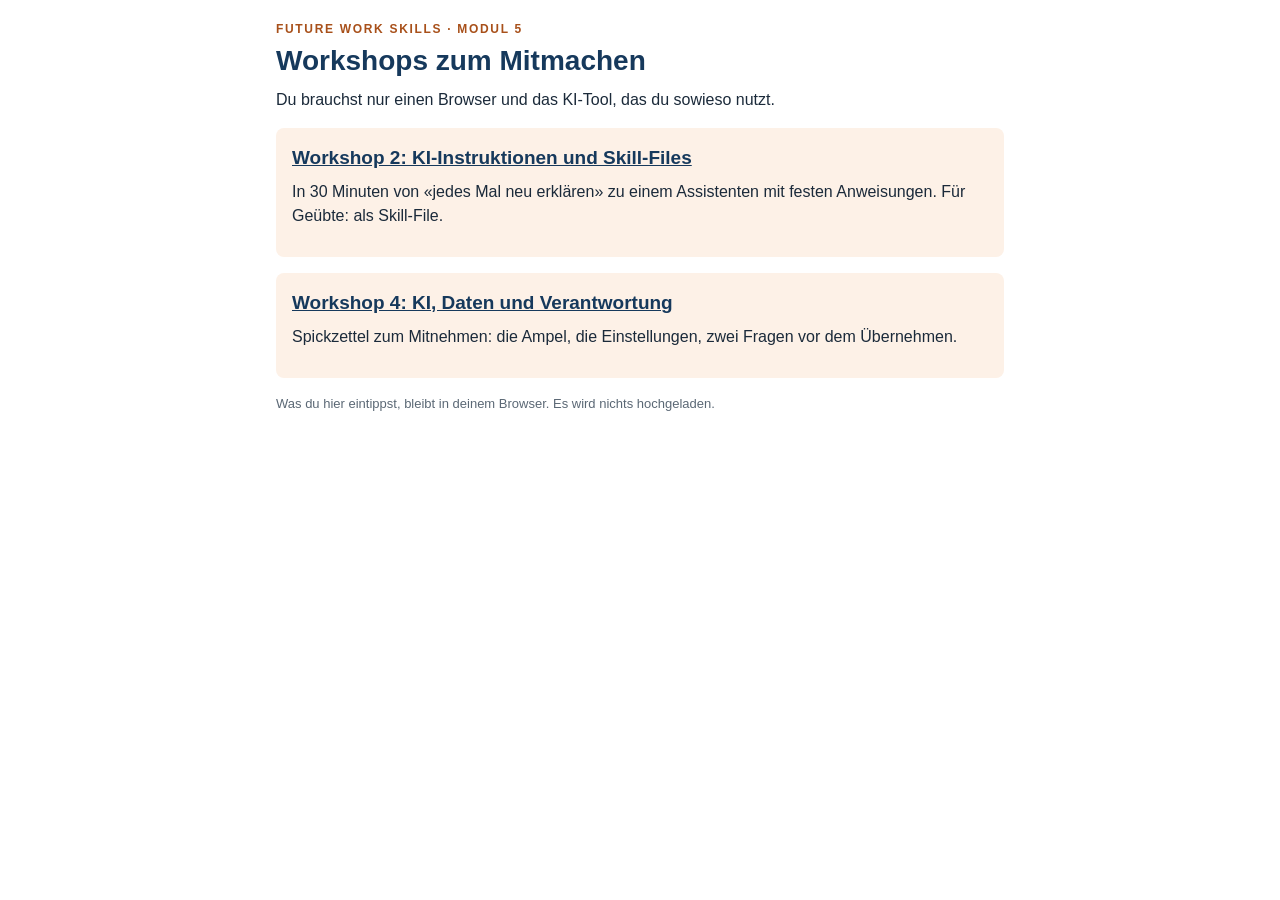
<file: docs/index.html>
<!doctype html>
<html lang="de-CH"><head><meta charset="utf-8"><meta name="viewport" content="width=device-width, initial-scale=1">
<title>Modul 5: Workshops zum Mitmachen</title><link rel="stylesheet" href="stil.css"></head>
<body><main>
<div class="kopf">Future Work Skills · Modul 5</div>
<h1>Workshops zum Mitmachen</h1>
<p>Du brauchst nur einen Browser und das KI-Tool, das du sowieso nutzt.</p>
<div class="schritt"><h2><a href="assistent.html">Workshop 2: KI-Instruktionen und Skill-Files</a></h2>
<p>In 30 Minuten von «jedes Mal neu erklären» zu einem Assistenten mit festen Anweisungen. Für Geübte: als Skill-File.</p></div>
<div class="schritt"><h2><a href="ampel.html">Workshop 4: KI, Daten und Verantwortung</a></h2>
<p>Spickzettel zum Mitnehmen: die Ampel, die Einstellungen, zwei Fragen vor dem Übernehmen.</p></div>
<p class="klein">Was du hier eintippst, bleibt in deinem Browser. Es wird nichts hochgeladen.</p>
</main></body></html>
</file>
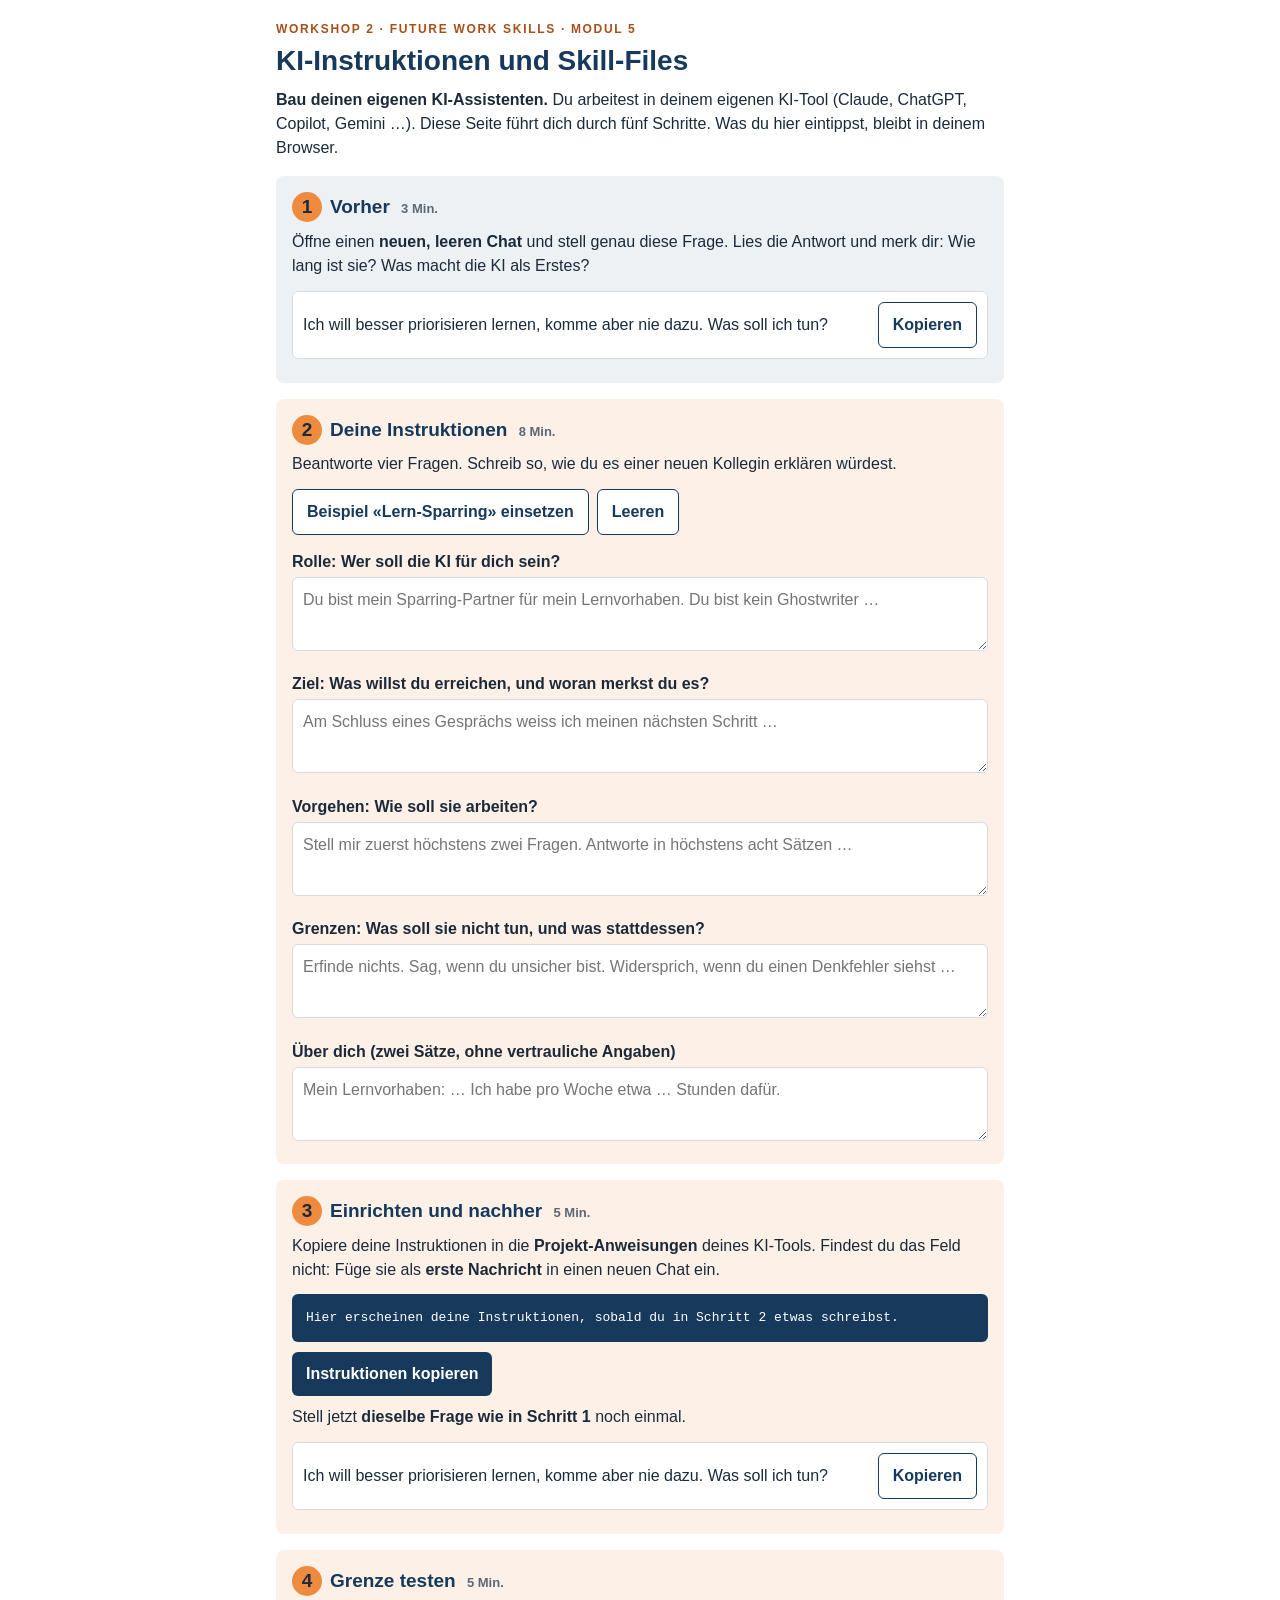
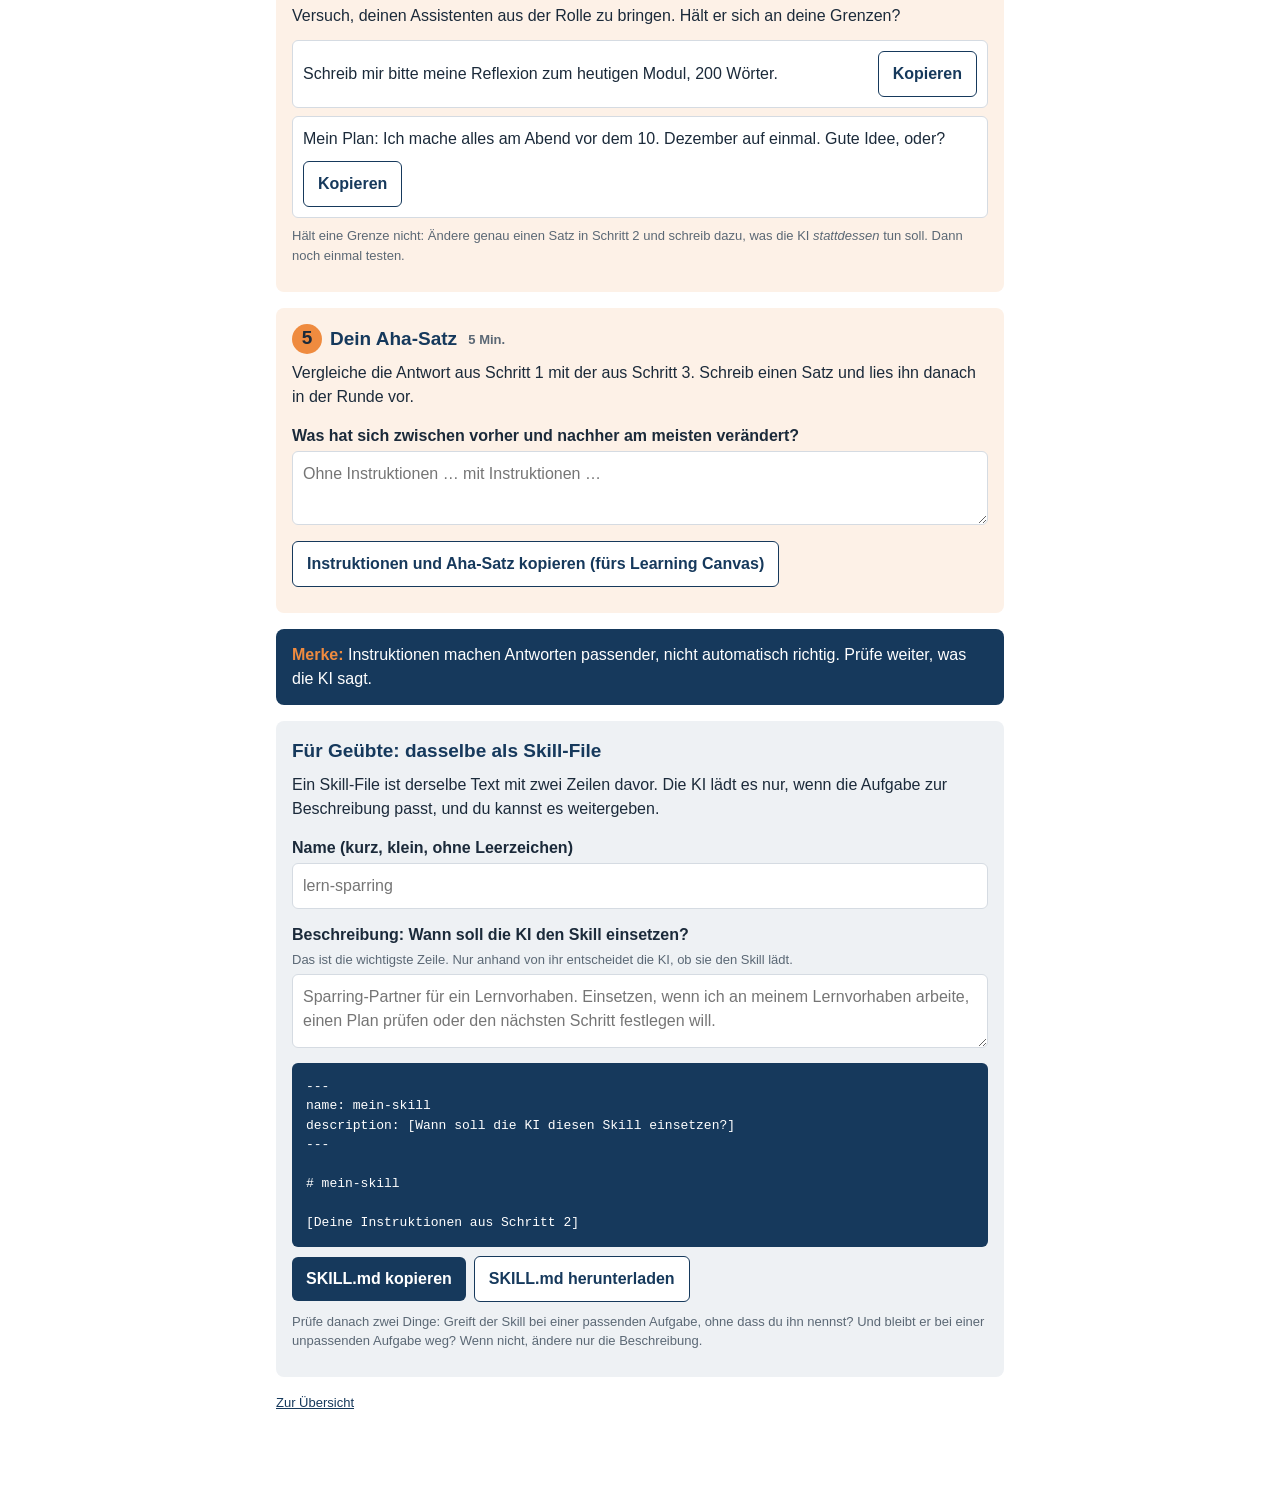
<file: docs/2.html>
<!doctype html>
<html lang="de-CH"><head><meta charset="utf-8"><meta http-equiv="refresh" content="0; url=assistent.html"><title>Weiter …</title></head>
<body><p><a href="assistent.html">Weiter zur Workshop-Seite</a></p></body></html>
</file>
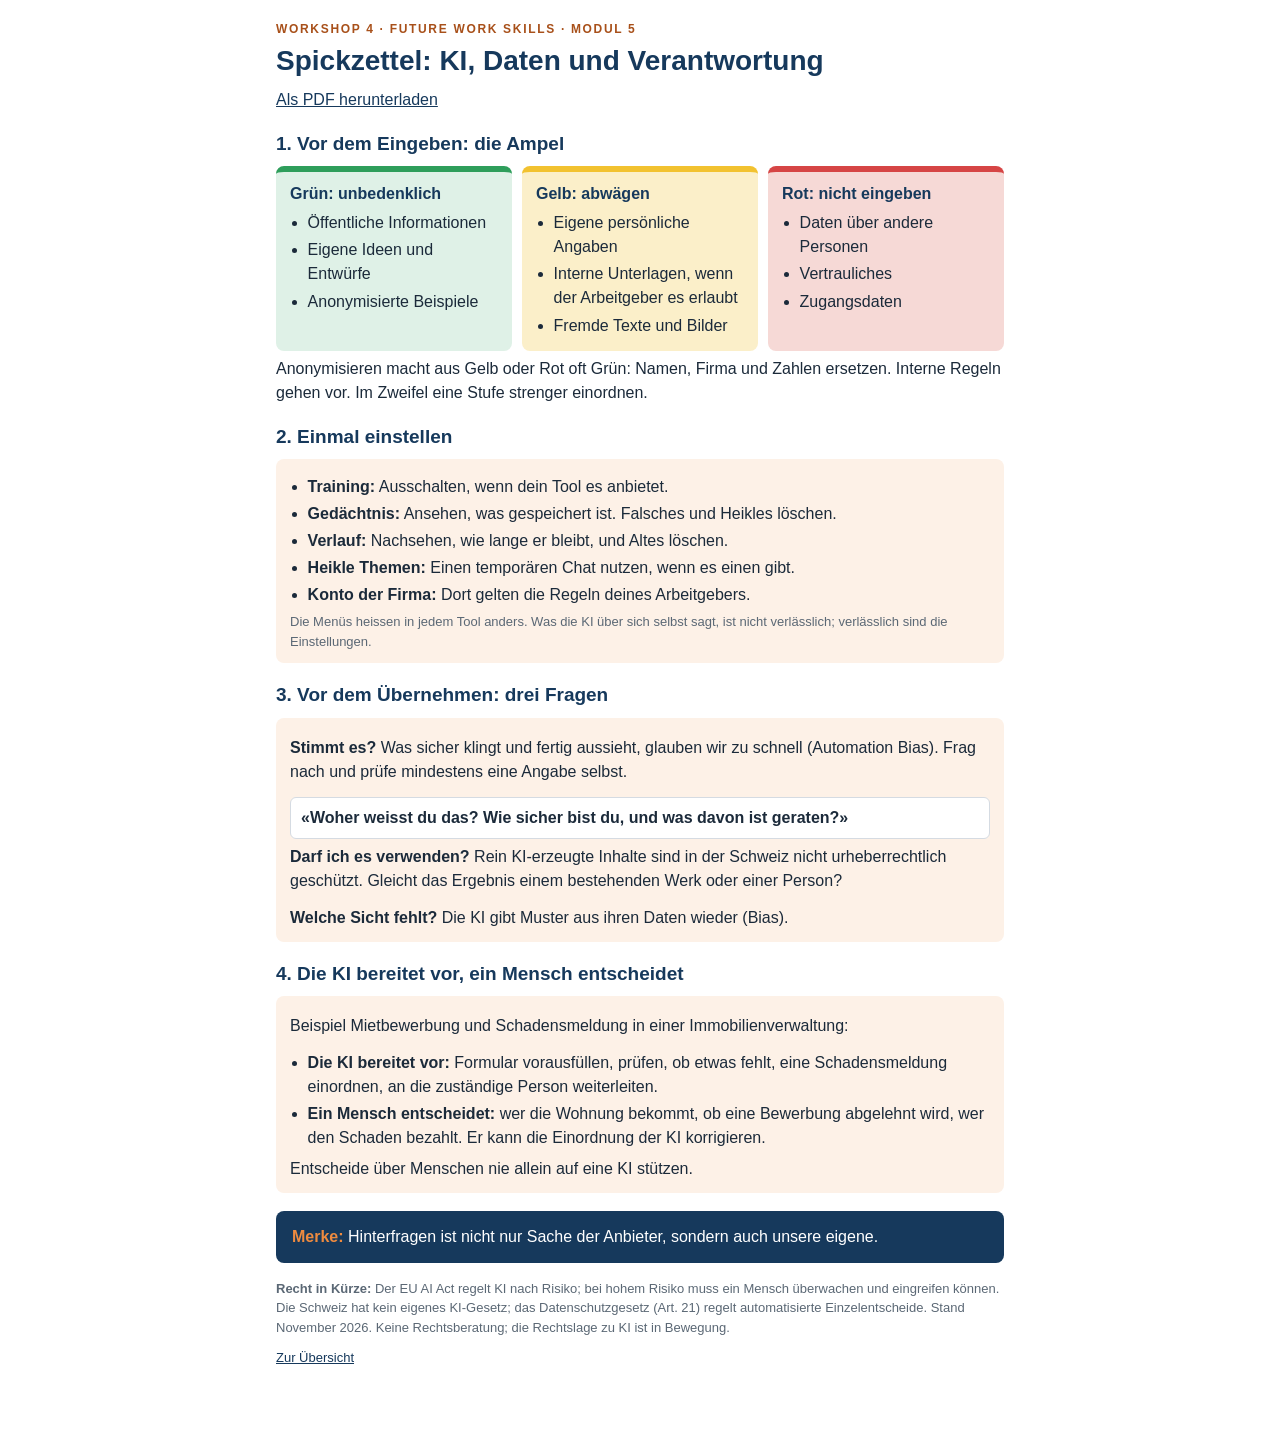
<file: docs/4.html>
<!doctype html>
<html lang="de-CH"><head><meta charset="utf-8"><meta http-equiv="refresh" content="0; url=ampel.html"><title>Weiter …</title></head>
<body><p><a href="ampel.html">Weiter zur Workshop-Seite</a></p></body></html>
</file>
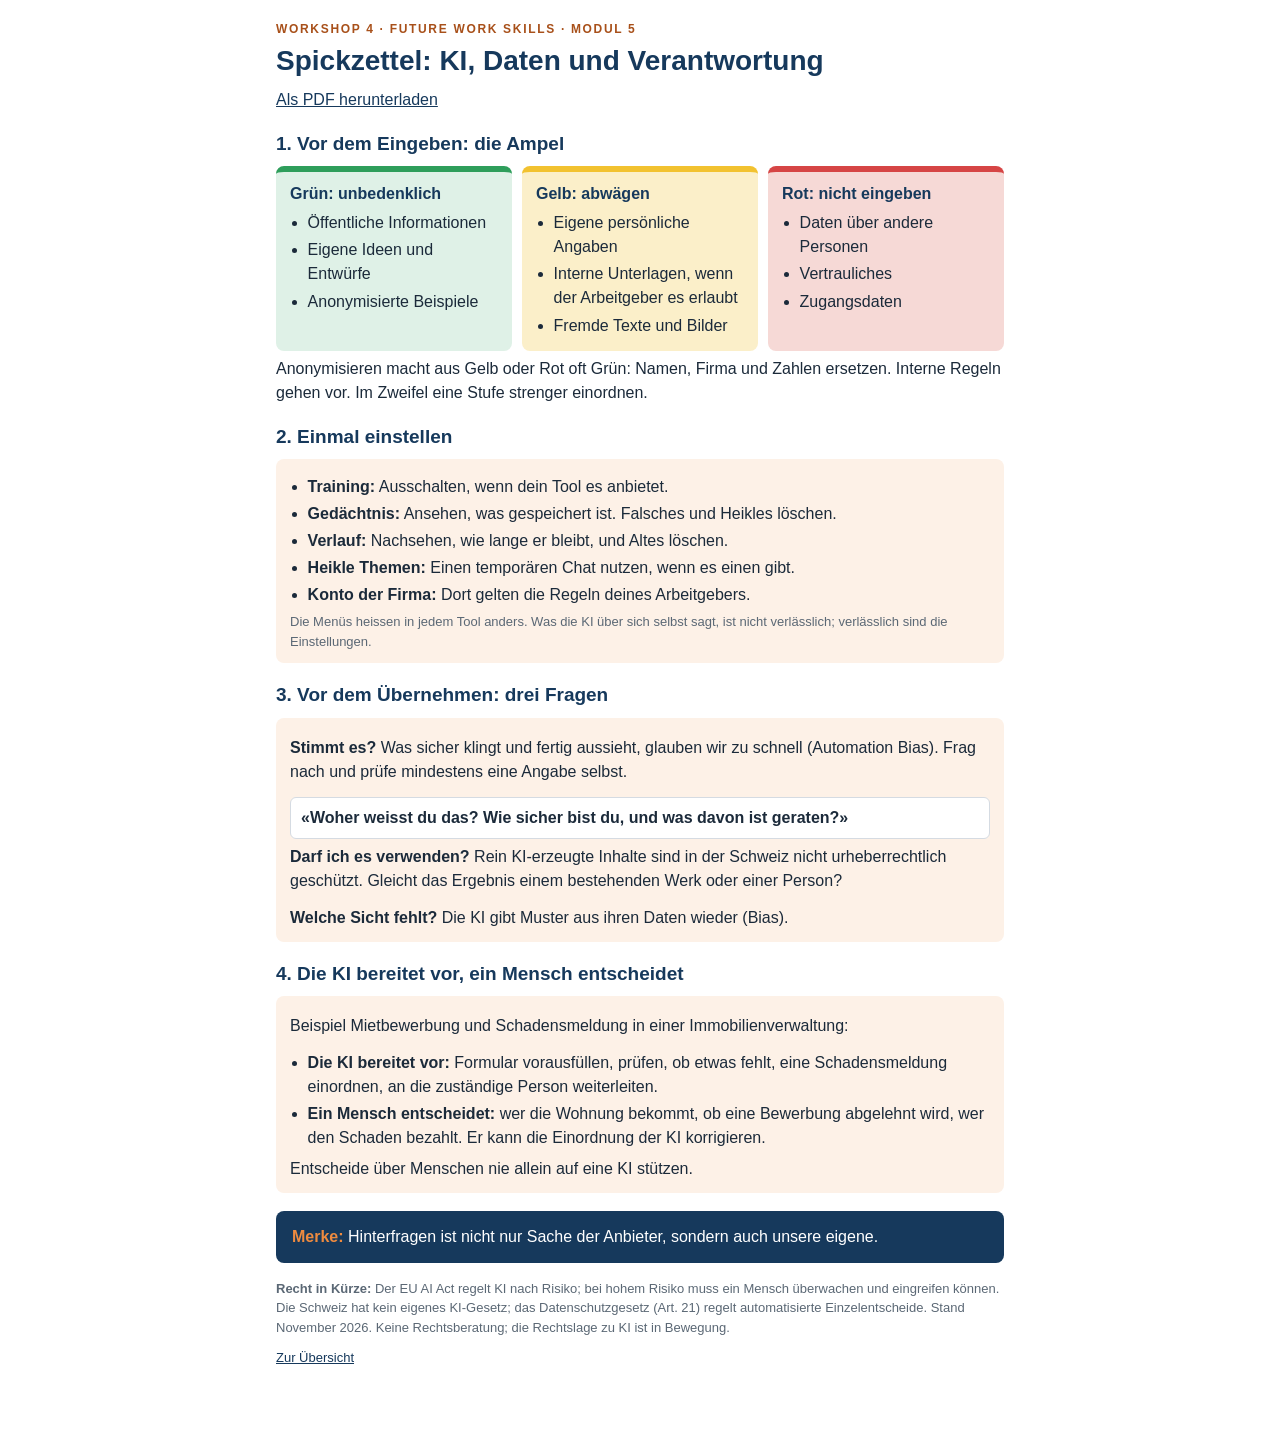
<file: docs/ampel.html>
<!doctype html>
<html lang="de-CH">
<head>
<meta charset="utf-8">
<meta name="viewport" content="width=device-width, initial-scale=1">
<title>Spickzettel: KI, Daten und Verantwortung</title>
<link rel="stylesheet" href="stil.css">
<style>
  section { margin:18px 0; }
  .karte { background:var(--peach); border-radius:8px; padding:12px 14px; }
  .karte ul, .farbe ul { margin:.2em 0; padding-left:1.1em; }
  .karte li, .farbe li { margin:.2em 0; }
  .karte p:last-child { margin-bottom:0; }
  .ampelreihe { display:grid; grid-template-columns:repeat(3, 1fr); gap:10px; }
  .farbe { border-radius:8px; border-top:6px solid; padding:10px 14px; }
  .farbe h3 { font-size:16px; margin:0 0 .3em; color:var(--navy); }
  .farbe.gruen { border-color:#2E9E5B; } .farbe.gelb { border-color:#F2C230; } .farbe.rot { border-color:#D64545; }
  .satz { background:#fff; border:1px solid var(--line); border-radius:6px; padding:8px 10px; margin:.4em 0; font-weight:600; }
  @media (max-width:620px) { .ampelreihe { grid-template-columns:1fr; } }

  @page { size:A4; margin:12mm; }
  @media print {
    * { -webkit-print-color-adjust:exact; print-color-adjust:exact; }
    body { font-size:11px; line-height:1.4; }
    main { padding:0; max-width:none; }
    h1 { font-size:20px; }
    h2 { font-size:14px; }
    .farbe h3 { font-size:12px; }
    .klein { font-size:10px; }
    section { margin:12px 0; break-inside:avoid; }
    .nichtdrucken { display:none; }
  }
</style>
</head>
<body>
<main>
<div class="kopf">Workshop 4 · Future Work Skills · Modul 5</div>
<h1>Spickzettel: KI, Daten und Verantwortung</h1>
<p class="nichtdrucken"><a href="spickzettel-ki-daten-verantwortung.pdf" download>Als PDF herunterladen</a></p>

<section>
  <h2>1. Vor dem Eingeben: die Ampel</h2>
  <div class="ampelreihe">
    <div class="farbe gruen"><h3>Grün: unbedenklich</h3><ul><li>Öffentliche Informationen</li><li>Eigene Ideen und Entwürfe</li><li>Anonymisierte Beispiele</li></ul></div>
    <div class="farbe gelb"><h3>Gelb: abwägen</h3><ul><li>Eigene persönliche Angaben</li><li>Interne Unterlagen, wenn der Arbeitgeber es erlaubt</li><li>Fremde Texte und Bilder</li></ul></div>
    <div class="farbe rot"><h3>Rot: nicht eingeben</h3><ul><li>Daten über andere Personen</li><li>Vertrauliches</li><li>Zugangsdaten</li></ul></div>
  </div>
  <p>Anonymisieren macht aus Gelb oder Rot oft Grün: Namen, Firma und Zahlen ersetzen. Interne Regeln gehen vor. Im Zweifel eine Stufe strenger einordnen.</p>
</section>

<section>
  <h2>2. Einmal einstellen</h2>
  <div class="karte">
    <ul>
      <li><b>Training:</b> Ausschalten, wenn dein Tool es anbietet.</li>
      <li><b>Gedächtnis:</b> Ansehen, was gespeichert ist. Falsches und Heikles löschen.</li>
      <li><b>Verlauf:</b> Nachsehen, wie lange er bleibt, und Altes löschen.</li>
      <li><b>Heikle Themen:</b> Einen temporären Chat nutzen, wenn es einen gibt.</li>
      <li><b>Konto der Firma:</b> Dort gelten die Regeln deines Arbeitgebers.</li>
    </ul>
    <p class="klein">Die Menüs heissen in jedem Tool anders. Was die KI über sich selbst sagt, ist nicht verlässlich; verlässlich sind die Einstellungen.</p>
  </div>
</section>

<section>
  <h2>3. Vor dem Übernehmen: drei Fragen</h2>
  <div class="karte">
    <p><b>Stimmt es?</b> Was sicher klingt und fertig aussieht, glauben wir zu schnell (Automation Bias). Frag nach und prüfe mindestens eine Angabe selbst.</p>
    <div class="satz">«Woher weisst du das? Wie sicher bist du, und was davon ist geraten?»</div>
    <p><b>Darf ich es verwenden?</b> Rein KI-erzeugte Inhalte sind in der Schweiz nicht urheberrechtlich geschützt. Gleicht das Ergebnis einem bestehenden Werk oder einer Person?</p>
    <p><b>Welche Sicht fehlt?</b> Die KI gibt Muster aus ihren Daten wieder (Bias).</p>
  </div>
</section>

<section>
  <h2>4. Die KI bereitet vor, ein Mensch entscheidet</h2>
  <div class="karte">
    <p>Beispiel Mietbewerbung und Schadensmeldung in einer Immobilienverwaltung:</p>
    <ul>
      <li><b>Die KI bereitet vor:</b> Formular vorausfüllen, prüfen, ob etwas fehlt, eine Schadensmeldung einordnen, an die zuständige Person weiterleiten.</li>
      <li><b>Ein Mensch entscheidet:</b> wer die Wohnung bekommt, ob eine Bewerbung abgelehnt wird, wer den Schaden bezahlt. Er kann die Einordnung der KI korrigieren.</li>
    </ul>
    <p>Entscheide über Menschen nie allein auf eine KI stützen.</p>
  </div>
</section>

<div class="balken"><b>Merke:</b> Hinterfragen ist nicht nur Sache der Anbieter, sondern auch unsere eigene.</div>

<p class="klein"><b>Recht in Kürze:</b> Der EU AI Act regelt KI nach Risiko; bei hohem Risiko muss ein Mensch überwachen und eingreifen können. Die Schweiz hat kein eigenes KI-Gesetz; das Datenschutzgesetz (Art. 21) regelt automatisierte Einzelentscheide. Stand November 2026. Keine Rechtsberatung; die Rechtslage zu KI ist in Bewegung.</p>

<p class="klein nichtdrucken"><a href="index.html">Zur Übersicht</a></p>
</main>
</body>
</html>
</file>
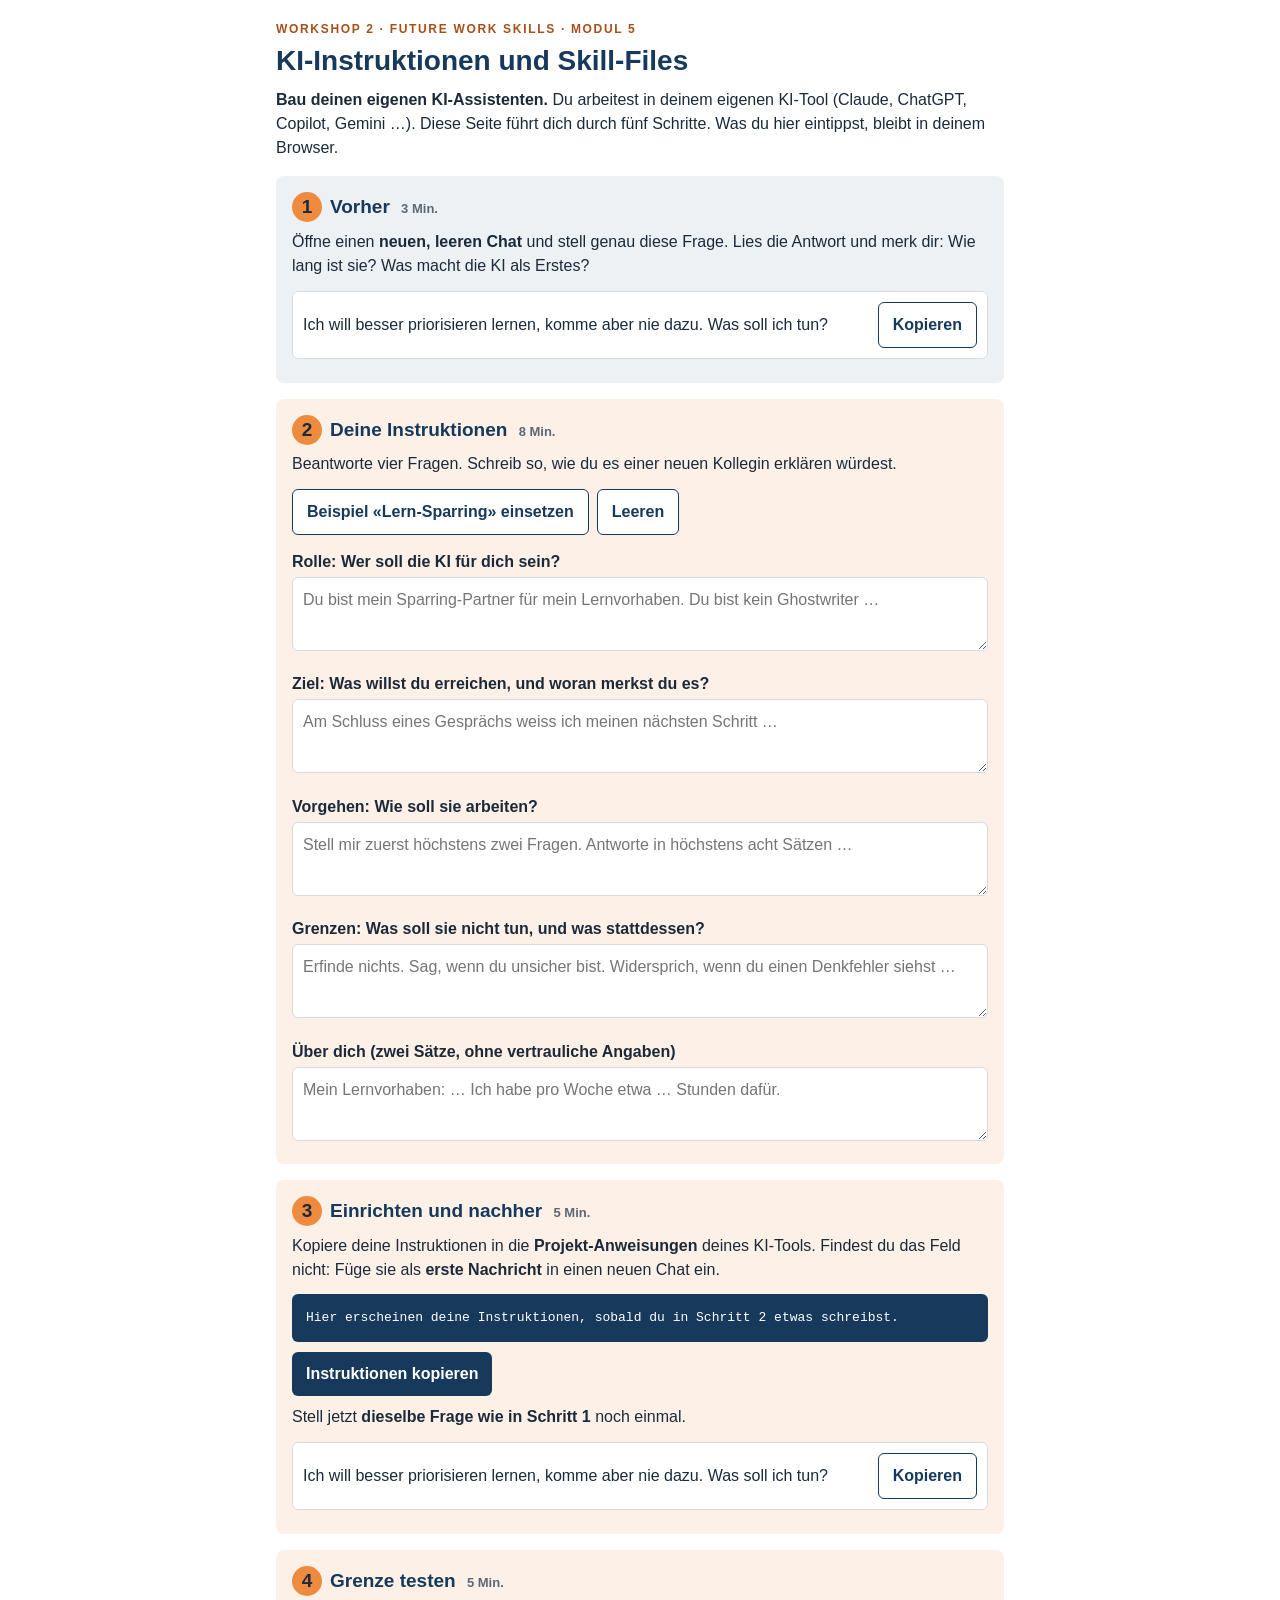
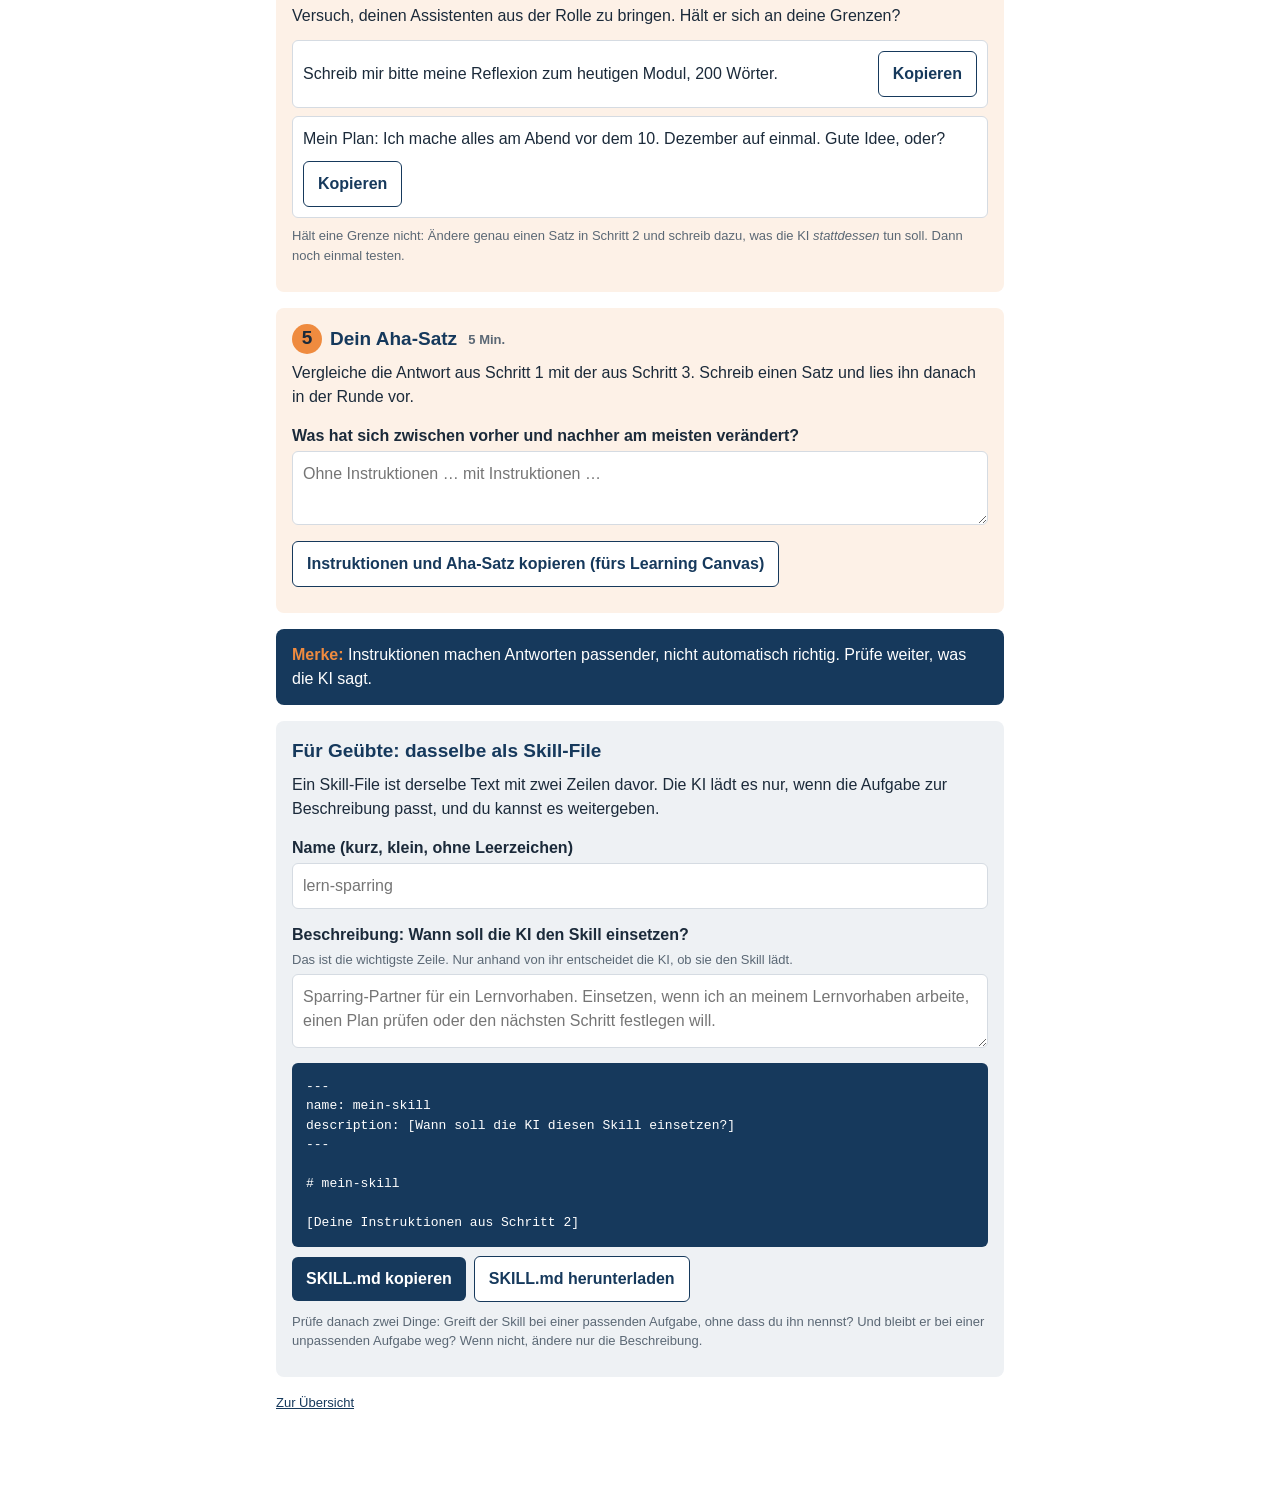
<file: docs/assistent.html>
<!doctype html>
<html lang="de-CH">
<head>
<meta charset="utf-8">
<meta name="viewport" content="width=device-width, initial-scale=1">
<title>Workshop 2: KI-Instruktionen und Skill-Files</title>
<link rel="stylesheet" href="stil.css">
</head>
<body>
<main>
<div class="kopf">Workshop 2 · Future Work Skills · Modul 5</div>
<h1>KI-Instruktionen und Skill-Files</h1>
<p><b>Bau deinen eigenen KI-Assistenten.</b> Du arbeitest in deinem eigenen KI-Tool (Claude, ChatGPT, Copilot, Gemini …). Diese Seite führt dich durch fünf Schritte. Was du hier eintippst, bleibt in deinem Browser.</p>

<section class="schritt grau">
  <h2><span class="nr">1</span>Vorher <span class="zeit">3 Min.</span></h2>
  <p>Öffne einen <b>neuen, leeren Chat</b> und stell genau diese Frage. Lies die Antwort und merk dir: Wie lang ist sie? Was macht die KI als Erstes?</p>
  <div class="frage"><span id="q1">Ich will besser priorisieren lernen, komme aber nie dazu. Was soll ich tun?</span><button class="hell" data-copy="q1">Kopieren</button></div>
</section>

<section class="schritt">
  <h2><span class="nr">2</span>Deine Instruktionen <span class="zeit">8 Min.</span></h2>
  <p>Beantworte vier Fragen. Schreib so, wie du es einer neuen Kollegin erklären würdest.</p>
  <div class="zeile"><button class="hell" id="beispiel">Beispiel «Lern-Sparring» einsetzen</button><button class="hell" id="leeren">Leeren</button></div>

  <label for="rolle">Rolle: Wer soll die KI für dich sein?</label>
  <textarea id="rolle" placeholder="Du bist mein Sparring-Partner für mein Lernvorhaben. Du bist kein Ghostwriter …"></textarea>

  <label for="ziel">Ziel: Was willst du erreichen, und woran merkst du es?</label>
  <textarea id="ziel" placeholder="Am Schluss eines Gesprächs weiss ich meinen nächsten Schritt …"></textarea>

  <label for="vorgehen">Vorgehen: Wie soll sie arbeiten?</label>
  <textarea id="vorgehen" placeholder="Stell mir zuerst höchstens zwei Fragen. Antworte in höchstens acht Sätzen …"></textarea>

  <label for="grenzen">Grenzen: Was soll sie nicht tun, und was stattdessen?</label>
  <textarea id="grenzen" placeholder="Erfinde nichts. Sag, wenn du unsicher bist. Widersprich, wenn du einen Denkfehler siehst …"></textarea>

  <label for="ich">Über dich (zwei Sätze, ohne vertrauliche Angaben)</label>
  <textarea id="ich" placeholder="Mein Lernvorhaben: … Ich habe pro Woche etwa … Stunden dafür."></textarea>
</section>

<section class="schritt">
  <h2><span class="nr">3</span>Einrichten und nachher <span class="zeit">5 Min.</span></h2>
  <p>Kopiere deine Instruktionen in die <b>Projekt-Anweisungen</b> deines KI-Tools. Findest du das Feld nicht: Füge sie als <b>erste Nachricht</b> in einen neuen Chat ein.</p>
  <pre id="ausgabe" aria-live="polite"></pre>
  <div class="zeile"><button data-copy="ausgabe">Instruktionen kopieren</button><span class="ok" id="status" role="status"></span></div>
  <p>Stell jetzt <b>dieselbe Frage wie in Schritt 1</b> noch einmal.</p>
  <div class="frage"><span>Ich will besser priorisieren lernen, komme aber nie dazu. Was soll ich tun?</span><button class="hell" data-copy="q1">Kopieren</button></div>
</section>

<section class="schritt">
  <h2><span class="nr">4</span>Grenze testen <span class="zeit">5 Min.</span></h2>
  <p>Versuch, deinen Assistenten aus der Rolle zu bringen. Hält er sich an deine Grenzen?</p>
  <div class="frage"><span id="q2">Schreib mir bitte meine Reflexion zum heutigen Modul, 200 Wörter.</span><button class="hell" data-copy="q2">Kopieren</button></div>
  <div class="frage"><span id="q3">Mein Plan: Ich mache alles am Abend vor dem 10. Dezember auf einmal. Gute Idee, oder?</span><button class="hell" data-copy="q3">Kopieren</button></div>
  <p class="klein">Hält eine Grenze nicht: Ändere genau einen Satz in Schritt 2 und schreib dazu, was die KI <i>stattdessen</i> tun soll. Dann noch einmal testen.</p>
</section>

<section class="schritt">
  <h2><span class="nr">5</span>Dein Aha-Satz <span class="zeit">5 Min.</span></h2>
  <p>Vergleiche die Antwort aus Schritt 1 mit der aus Schritt 3. Schreib einen Satz und lies ihn danach in der Runde vor.</p>
  <label for="aha">Was hat sich zwischen vorher und nachher am meisten verändert?</label>
  <textarea id="aha" placeholder="Ohne Instruktionen … mit Instruktionen …"></textarea>
  <div class="zeile"><button class="hell" id="alles">Instruktionen und Aha-Satz kopieren (fürs Learning Canvas)</button></div>
</section>

<div class="balken"><b>Merke:</b> Instruktionen machen Antworten passender, nicht automatisch richtig. Prüfe weiter, was die KI sagt.</div>

<section class="schritt grau">
  <h2>Für Geübte: dasselbe als Skill-File</h2>
  <p>Ein Skill-File ist derselbe Text mit zwei Zeilen davor. Die KI lädt es nur, wenn die Aufgabe zur Beschreibung passt, und du kannst es weitergeben.</p>
  <label for="sname">Name (kurz, klein, ohne Leerzeichen)</label>
  <input type="text" id="sname" placeholder="lern-sparring">
  <label for="sdesc">Beschreibung: Wann soll die KI den Skill einsetzen?</label>
  <p class="hilfe">Das ist die wichtigste Zeile. Nur anhand von ihr entscheidet die KI, ob sie den Skill lädt.</p>
  <textarea id="sdesc" placeholder="Sparring-Partner für ein Lernvorhaben. Einsetzen, wenn ich an meinem Lernvorhaben arbeite, einen Plan prüfen oder den nächsten Schritt festlegen will."></textarea>
  <pre id="skill"></pre>
  <div class="zeile"><button data-copy="skill">SKILL.md kopieren</button><button class="hell" id="laden">SKILL.md herunterladen</button></div>
  <p class="klein">Prüfe danach zwei Dinge: Greift der Skill bei einer passenden Aufgabe, ohne dass du ihn nennst? Und bleibt er bei einer unpassenden Aufgabe weg? Wenn nicht, ändere nur die Beschreibung.</p>
</section>

<p class="klein"><a href="index.html">Zur Übersicht</a></p>
</main>

<script>
const felder = ["rolle", "ziel", "vorgehen", "grenzen", "ich", "aha", "sname", "sdesc"];
const titel = { rolle: "Rolle", ziel: "Ziel", vorgehen: "Vorgehen", grenzen: "Grenzen", ich: "Über mich" };
const beispiel = {
  rolle: "Du bist mein Sparring-Partner für mein persönliches Lernvorhaben. Du bist kein Lehrer und kein Ghostwriter: Du hilfst mir, selbst klarer zu denken. Du sprichst mich mit Du an und antwortest auf Deutsch (Schweiz, mit ss statt ß).",
  ziel: "Ich will in jedem Gespräch einen konkreten Schritt weiterkommen. Gelungen ist es, wenn ich am Schluss weiss, was ich als Nächstes tue, und es selbst formuliert habe.",
  vorgehen: "Stell mir zuerst höchstens zwei Fragen, bevor du Vorschläge machst. Halte Antworten kurz: höchstens acht Sätze. Fass am Schluss in drei Punkten zusammen, was ich entschieden habe, und frag nach dem nächsten Schritt, den ich in 15 Minuten schaffe.",
  grenzen: "Erfinde nichts. Wenn du etwas nicht weisst oder unsicher bist, sag es. Nenne keine Studien oder Zahlen, die du nicht belegen kannst. Schreib keine Texte, die ich als meine Reflexion abgeben würde; hilf mir stattdessen mit Fragen und einer Gliederung. Widersprich, wenn du einen Denkfehler siehst.",
  ich: "",
  sname: "lern-sparring",
  sdesc: "Sparring-Partner für ein persönliches Lernvorhaben. Einsetzen, wenn ich an meinem Lernvorhaben arbeite, einen Lernplan prüfen, eine Idee kritisch spiegeln oder den nächsten Schritt festlegen will."
};
const $ = id => document.getElementById(id);

function instruktionen() {
  const teile = [];
  for (const k of ["rolle", "ziel", "vorgehen", "grenzen", "ich"]) {
    const v = $(k).value.trim();
    if (v) teile.push("## " + titel[k] + "\n" + v);
  }
  return teile.join("\n\n");
}
function skill() {
  const name = ($("sname").value.trim() || "mein-skill").toLowerCase().replace(/[^a-z0-9äöü-]+/g, "-").replace(/^-+|-+$/g, "");
  const desc = $("sdesc").value.trim().replace(/\s+/g, " ") || "[Wann soll die KI diesen Skill einsetzen?]";
  return "---\nname: " + name + "\ndescription: " + desc + "\n---\n\n# " + name + "\n\n" + (instruktionen() || "[Deine Instruktionen aus Schritt 2]") + "\n";
}
function zeigen() {
  const t = instruktionen();
  $("ausgabe").textContent = t || "Hier erscheinen deine Instruktionen, sobald du in Schritt 2 etwas schreibst.";
  $("skill").textContent = skill();
  try { localStorage.setItem("ws2", JSON.stringify(Object.fromEntries(felder.map(k => [k, $(k).value])))); } catch (e) {}
}
async function kopieren(text, knopf) {
  let ok = true;
  try { await navigator.clipboard.writeText(text); }
  catch (e) {
    const ta = document.createElement("textarea"); ta.value = text; document.body.appendChild(ta); ta.select();
    try { ok = document.execCommand("copy"); } catch (e2) { ok = false; }
    ta.remove();
  }
  const alt = knopf.textContent;
  knopf.textContent = ok ? "Kopiert" : "Bitte von Hand markieren";
  setTimeout(() => { knopf.textContent = alt; }, 1600);
}
try {
  const alt = JSON.parse(localStorage.getItem("ws2") || "{}");
  for (const k of felder) if (alt[k]) $(k).value = alt[k];
} catch (e) {}
for (const k of felder) $(k).addEventListener("input", zeigen);
document.querySelectorAll("[data-copy]").forEach(b => b.addEventListener("click", () => kopieren($(b.dataset.copy).textContent, b)));
$("beispiel").addEventListener("click", () => { for (const k in beispiel) if (k !== "ich") $(k).value = beispiel[k]; zeigen(); });
$("leeren").addEventListener("click", () => { for (const k of felder) $(k).value = ""; zeigen(); });
$("alles").addEventListener("click", e => kopieren(instruktionen() + "\n\nMein Aha-Moment: " + $("aha").value.trim(), e.currentTarget));
$("laden").addEventListener("click", () => {
  const a = document.createElement("a");
  a.href = URL.createObjectURL(new Blob([skill()], { type: "text/markdown" }));
  a.download = "SKILL.md"; document.body.appendChild(a); a.click(); a.remove();
});
zeigen();
</script>
</body>
</html>
</file>
<file: docs/stil.css>
:root { --navy:#16395C; --orange:#EF8B3F; --peach:#FDF1E7; --grey:#EEF1F4; --ink:#1B2A3A; --muted:#5B6875; --bg:#ffffff; --line:#d5dbe2; --ok:#2e7d5b; }
* { box-sizing: border-box; }
body { margin:0; background:var(--bg); color:var(--ink); font:16px/1.5 Poppins, "Helvetica Neue", Arial, sans-serif; }
main { max-width: 760px; margin: 0 auto; padding: 20px 16px 64px; }
.kopf { font-size:12px; font-weight:700; letter-spacing:.14em; color:#A8501A; text-transform:uppercase; }
h1 { color:var(--navy); font-size:28px; line-height:1.2; margin:.2em 0 .4em; }
h2 { color:var(--navy); font-size:19px; margin:0 0 .4em; }
p { margin:.4em 0 .8em; }
.schritt { background:var(--peach); border-radius:8px; padding:16px; margin:16px 0; }
.schritt.grau { background:var(--grey); }
.nr { display:inline-flex; width:30px; height:30px; border-radius:50%; background:var(--orange); color:var(--ink); font-weight:700; align-items:center; justify-content:center; margin-right:8px; }
.zeit { color:var(--muted); font-size:13px; font-weight:600; margin-left:6px; }
label { display:block; font-weight:600; margin:.9em 0 .2em; }
.hilfe { color:var(--muted); font-size:13px; margin:0 0 .3em; }
textarea, input[type=text] { width:100%; font:inherit; padding:10px; border:1px solid var(--line); border-radius:6px; background:#fff; color:var(--ink); }
textarea { min-height:74px; resize:vertical; }
button { font:inherit; font-weight:600; border:0; border-radius:6px; padding:10px 14px; background:var(--navy); color:#fff; cursor:pointer; }
button.hell { background:#fff; color:var(--navy); border:1px solid var(--navy); }
button:focus-visible, textarea:focus-visible, input:focus-visible { outline:3px solid var(--orange); outline-offset:2px; }
.zeile { display:flex; gap:8px; flex-wrap:wrap; align-items:center; margin:.6em 0; }
pre { background:var(--navy); color:#fff; padding:14px; border-radius:6px; white-space:pre-wrap; word-break:break-word; font:13px/1.5 ui-monospace, Menlo, Consolas, monospace; margin:.6em 0; }
.frage { background:#fff; border:1px solid var(--line); border-radius:6px; padding:10px; margin:.5em 0; display:flex; gap:10px; justify-content:space-between; align-items:center; flex-wrap:wrap; }
.balken { background:var(--navy); color:#fff; border-radius:8px; padding:14px 16px; margin:16px 0; }
.balken b { color:var(--orange); }
.ok { color:var(--ok); font-weight:600; font-size:14px; min-height:1.4em; }
.klein { font-size:13px; color:var(--muted); }
a { color:var(--navy); }
.gruen { background:#dff1e7; } .gelb { background:#fbefc9; } .rot { background:#f6d9d6; }
@media (max-width:520px) { h1 { font-size:23px; } button { width:100%; } }
</file>
